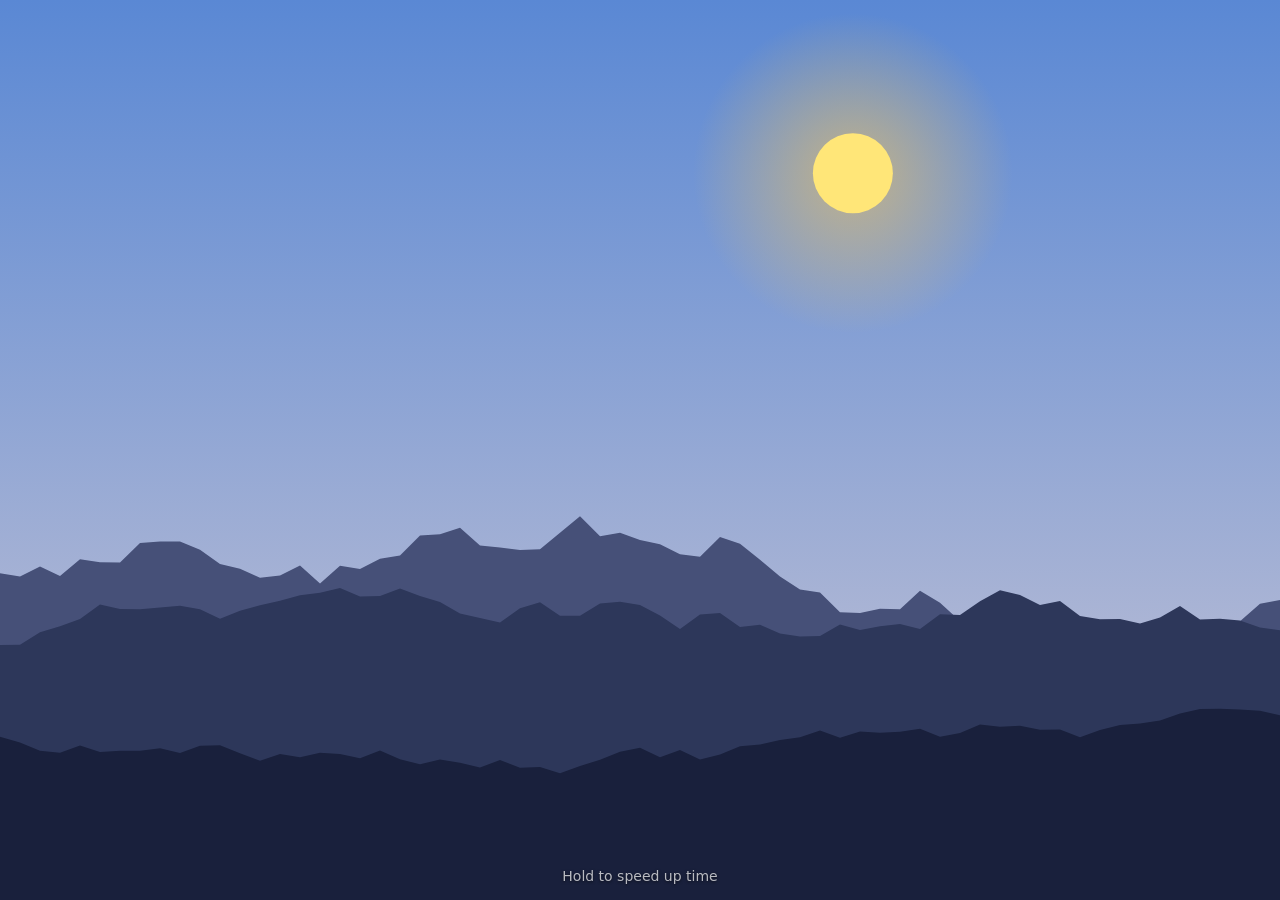
<file: index.html>
<!doctype html>
<html lang="en">
<head>
  <meta charset="utf-8">
  <meta name="viewport" content="width=device-width, initial-scale=1">
  <title>Day and Night</title>
  <style>
    html, body { margin: 0; height: 100%; background: #0b1026; overflow: hidden; }
    canvas { display: block; width: 100vw; height: 100vh; }
    .hint {
      position: fixed; bottom: 16px; left: 50%; transform: translateX(-50%);
      font: 14px system-ui, sans-serif; color: rgba(255,255,255,.7);
      pointer-events: none; text-shadow: 0 1px 3px rgba(0,0,0,.6);
    }
  </style>
</head>
<body>
  <canvas id="scene"></canvas>
  <div class="hint">Hold to speed up time</div>
  <script>
    const canvas = document.getElementById('scene');
    const ctx = canvas.getContext('2d');
    let W, H, stars, mountains;
    let time = 0.3;          // 0..1 is one full day; 0.25 = noon, 0.75 = midnight
    let speed = 0.00025;

    // Sky colours at key moments of the day: [time, top colour, bottom colour]
    const sky = [
      [0.00, [255, 140, 90],  [255, 210, 150]], // sunrise
      [0.25, [80, 160, 235],  [190, 225, 255]], // noon
      [0.50, [120, 60, 140],  [255, 120, 80]],  // sunset
      [0.75, [8, 12, 35],     [25, 35, 80]],    // midnight
      [1.00, [255, 140, 90],  [255, 210, 150]], // sunrise again
    ];

    function lerp(a, b, t) { return a + (b - a) * t; }
    function mix(c1, c2, t) { return c1.map((v, i) => Math.round(lerp(v, c2[i], t))); }
    function rgb(c, a = 1) { return `rgba(${c[0]},${c[1]},${c[2]},${a})`; }

    function skyColours(t) {
      for (let i = 0; i < sky.length - 1; i++) {
        const [t0, top0, bot0] = sky[i];
        const [t1, top1, bot1] = sky[i + 1];
        if (t >= t0 && t <= t1) {
          const k = (t - t0) / (t1 - t0);
          return [mix(top0, top1, k), mix(bot0, bot1, k)];
        }
      }
      return [sky[0][1], sky[0][2]];
    }

    function makeRidge(baseY, roughness, colour) {
      const pts = [];
      let y = baseY;
      for (let x = 0; x <= W + 20; x += 20) {
        y += (Math.random() - 0.5) * roughness;
        y = Math.max(baseY - roughness * 2, Math.min(baseY + roughness * 2, y));
        pts.push([x, y]);
      }
      return { pts, colour };
    }

    function resize() {
      W = canvas.width = innerWidth;
      H = canvas.height = innerHeight;
      stars = Array.from({ length: Math.round(W * H / 4000) }, () => ({
        x: Math.random() * W,
        y: Math.random() * H * 0.7,
        r: Math.random() * 1.4 + 0.3,
        phase: Math.random() * Math.PI * 2,
      }));
      mountains = [
        makeRidge(H * 0.62, 40, [70, 80, 120]),
        makeRidge(H * 0.72, 30, [45, 55, 90]),
        makeRidge(H * 0.82, 20, [25, 32, 60]),
      ];
    }

    const shootingStars = [];

    function drawCelestial(angle, radius, colour, glow) {
      // Sun and moon travel on a big arc across the sky
      const cx = W / 2 + Math.cos(angle) * W * 0.45;
      const cy = H * 0.75 - Math.sin(angle) * H * 0.6;
      const g = ctx.createRadialGradient(cx, cy, radius * 0.5, cx, cy, radius * 4);
      g.addColorStop(0, rgb(glow, 0.5));
      g.addColorStop(1, rgb(glow, 0));
      ctx.fillStyle = g;
      ctx.beginPath(); ctx.arc(cx, cy, radius * 4, 0, Math.PI * 2); ctx.fill();
      ctx.fillStyle = rgb(colour);
      ctx.beginPath(); ctx.arc(cx, cy, radius, 0, Math.PI * 2); ctx.fill();
    }

    function frame() {
      time = (time + speed) % 1;
      const [top, bottom] = skyColours(time);

      // Sky
      const g = ctx.createLinearGradient(0, 0, 0, H);
      g.addColorStop(0, rgb(top));
      g.addColorStop(1, rgb(bottom));
      ctx.fillStyle = g;
      ctx.fillRect(0, 0, W, H);

      // Night amount: 0 during the day, 1 at midnight
      const night = Math.max(0, -Math.sin(time * Math.PI * 2));

      // Twinkling stars
      const now = performance.now() / 1000;
      for (const s of stars) {
        const a = night * (0.5 + 0.5 * Math.sin(now * 2 + s.phase));
        if (a < 0.02) continue;
        ctx.fillStyle = `rgba(255,255,255,${a})`;
        ctx.beginPath(); ctx.arc(s.x, s.y, s.r, 0, Math.PI * 2); ctx.fill();
      }

      // Shooting stars, only at night
      if (night > 0.6 && Math.random() < 0.01) {
        shootingStars.push({ x: Math.random() * W, y: Math.random() * H * 0.3, life: 1 });
      }
      for (let i = shootingStars.length - 1; i >= 0; i--) {
        const s = shootingStars[i];
        ctx.strokeStyle = `rgba(255,255,255,${s.life})`;
        ctx.lineWidth = 2;
        ctx.beginPath(); ctx.moveTo(s.x, s.y); ctx.lineTo(s.x - 60, s.y - 25); ctx.stroke();
        s.x += 12; s.y += 5; s.life -= 0.02;
        if (s.life <= 0) shootingStars.splice(i, 1);
      }

      // Sun rises at time 0, moon half a day later
      const sunAngle = time * Math.PI * 2;
      drawCelestial(Math.PI - sunAngle, 40, [255, 230, 120], [255, 200, 80]);
      drawCelestial(Math.PI - sunAngle - Math.PI, 28, [235, 235, 250], [180, 200, 255]);

      // Mountains, darker at night
      for (const m of mountains) {
        ctx.fillStyle = rgb(mix(m.colour, [5, 8, 20], night * 0.6));
        ctx.beginPath();
        ctx.moveTo(0, H);
        for (const [x, y] of m.pts) ctx.lineTo(x, y);
        ctx.lineTo(W, H);
        ctx.closePath();
        ctx.fill();
      }

      requestAnimationFrame(frame);
    }

    canvas.addEventListener('pointerdown', () => { speed = 0.003; });
    addEventListener('pointerup', () => { speed = 0.00025; });
    addEventListener('resize', resize);
    resize();
    frame();
  </script>
</body>
</html>
</file>
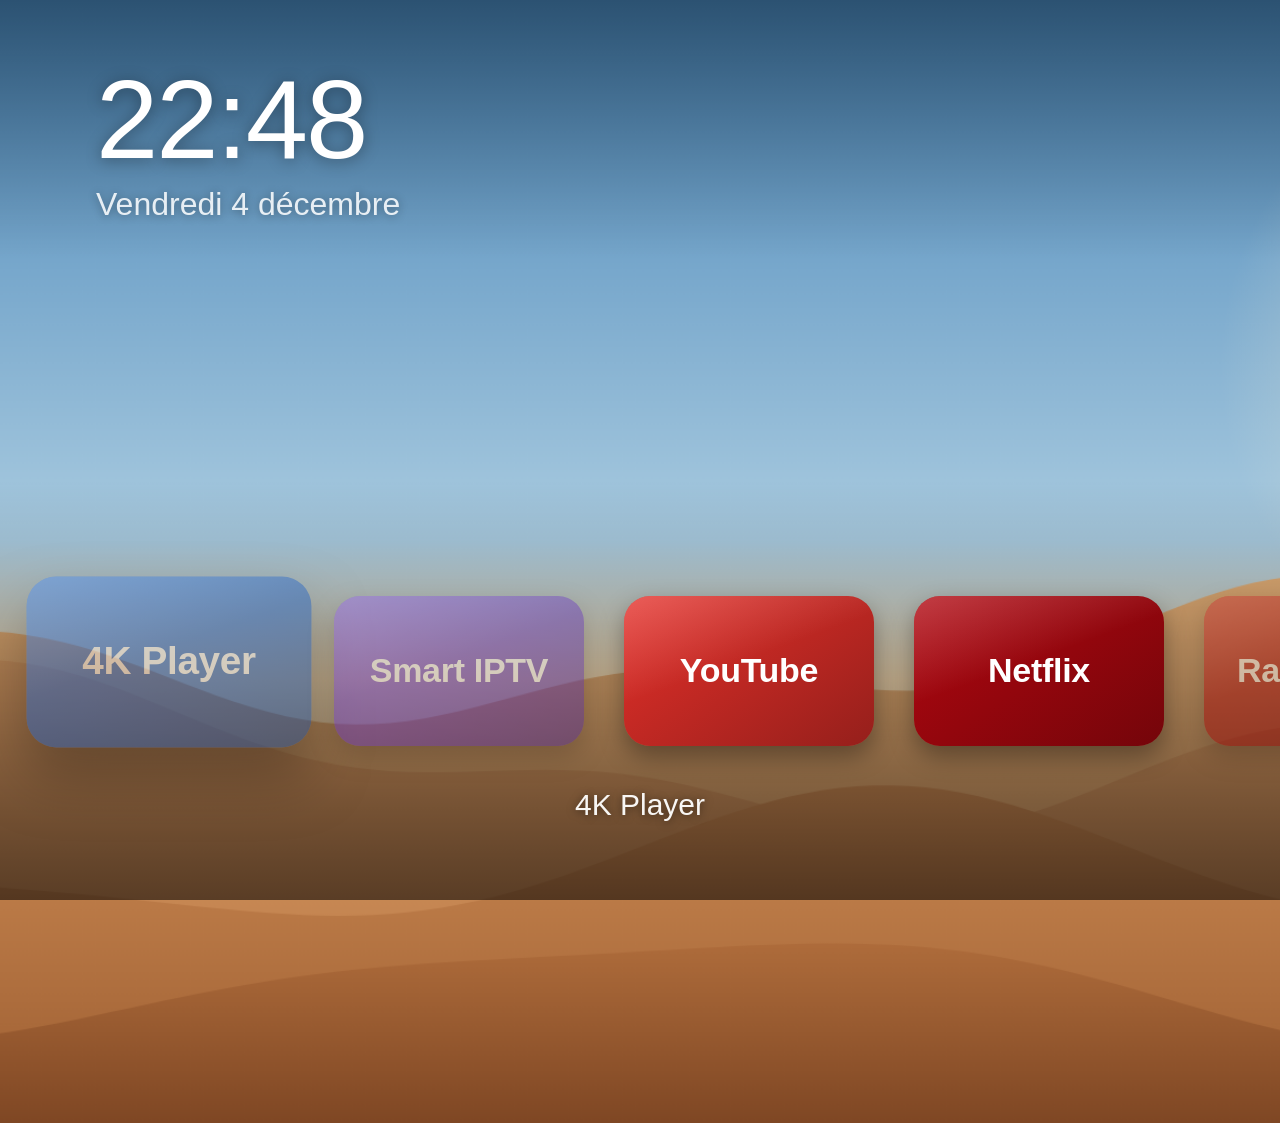
<file: lg-tv/launcher/index.html>
<!doctype html>
<html lang="fr">
<head>
  <meta charset="utf-8">
  <title>Accueil Zen</title>
  <link rel="stylesheet" href="style.css">
</head>
<body>
  <div id="wall"></div>
  <div id="shade"></div>

  <header id="top">
    <div id="time">--:--</div>
    <div id="date"></div>
  </header>

  <div id="credit"></div>

  <nav id="dock">
    <div id="tiles"></div>
    <div id="label"></div>
  </nav>

  <div id="toast"></div>

  <script src="scenes.js"></script>
  <script src="app.js"></script>
</body>
</html>
</file>
<file: lg-tv/launcher/style.css>
/* Conçu pour 1920×1080. Pas de backdrop-filter ni d'animation continue :
   les processeurs des TV sont lents, seules opacité et transform sont animées. */
html, body {
  margin: 0; width: 1920px; height: 1080px; overflow: hidden;
  background: #000; color: #fff; cursor: default;
  font-family: "LG Smart UI", "Museo Sans", "Helvetica Neue", Arial, sans-serif;
  -webkit-font-smoothing: antialiased;
}

#wall, #shade { position: absolute; top: 0; right: 0; bottom: 0; left: 0; }
.slide {
  position: absolute; top: 0; right: 0; bottom: 0; left: 0; width: 1920px; height: 1080px;
  object-fit: cover; opacity: 0;
  transition: opacity 2.5s ease-in-out;
}
.slide.show { opacity: 1; }
.slide.zoom { transition: opacity 2.5s ease-in-out, transform 60s linear; transform: scale(1); }
.slide.zoom.show { transform: scale(1.08); }

/* Lisibilité de l'heure et du dock sur n'importe quelle photo */
#shade {
  background:
    linear-gradient(180deg, rgba(0,0,0,.38) 0, rgba(0,0,0,0) 260px),
    linear-gradient(0deg, rgba(0,0,0,.55) 0, rgba(0,0,0,0) 420px);
  transition: opacity 1.2s ease;
}

#top { position: absolute; top: 64px; left: 96px; transition: opacity 1.2s ease, transform 1.2s ease; }
#time { font-size: 112px; font-weight: 200; letter-spacing: -2px; line-height: 1; text-shadow: 0 2px 16px rgba(0,0,0,.35); }
#date { margin-top: 10px; font-size: 32px; font-weight: 400; opacity: .85; text-shadow: 0 1px 8px rgba(0,0,0,.4); }

#dock {
  position: absolute; left: 0; right: 0; bottom: 72px; text-align: center;
  transition: opacity .9s ease, transform .9s ease;
}
#tiles { display: inline-flex; padding: 28px 24px; }
.tile {
  position: relative; width: 250px; height: 150px; border-radius: 26px; overflow: hidden;
  box-shadow: 0 10px 24px rgba(0,0,0,.35);
  transform: scale(1); transition: transform .22s cubic-bezier(.2,.8,.2,1), box-shadow .22s ease;
  display: flex; align-items: center; justify-content: center; margin: 0 20px;
}
.tile img { width: 100%; height: 100%; object-fit: cover; }
.tile img.contain { width: 62%; height: 62%; object-fit: contain; }
.tile .name { font-size: 34px; font-weight: 600; letter-spacing: -.3px; padding: 0 18px; line-height: 1.1; }
.tile .gear { font-size: 72px; line-height: 1; opacity: .95; }
.tile::after { /* reflet discret façon Apple TV */
  content: ""; position: absolute; top: 0; right: 0; bottom: 0; left: 0; border-radius: inherit; pointer-events: none;
  background: linear-gradient(160deg, rgba(255,255,255,.22) 0, rgba(255,255,255,0) 45%);
}
.tile.focus { transform: scale(1.14) translateY(-8px); box-shadow: 0 26px 48px rgba(0,0,0,.55); }
.tile.missing { opacity: .45; }

#label { height: 40px; margin-top: 14px; font-size: 30px; font-weight: 500; opacity: .95; text-shadow: 0 1px 8px rgba(0,0,0,.5); }

#credit {
  position: absolute; right: 96px; bottom: 48px; max-width: 900px; text-align: right;
  font-size: 22px; opacity: 0; transition: opacity 1.2s ease; text-shadow: 0 1px 6px rgba(0,0,0,.6);
}

/* Mode repos : seule la photo reste */
body.idle #dock { opacity: 0; transform: translateY(40px); }
body.idle #shade { opacity: .25; }
body.idle #top { opacity: .75; transform: translateY(-8px); }
body.idle #credit { opacity: .8; }

#toast {
  position: absolute; left: 50%; top: 60px; transform: translate(-50%, -20px); opacity: 0;
  background: rgba(30,30,32,.92); border-radius: 18px; padding: 18px 32px; font-size: 28px;
  transition: opacity .3s ease, transform .3s ease;
}
#toast.show { opacity: 1; transform: translate(-50%, 0); }
</file>
